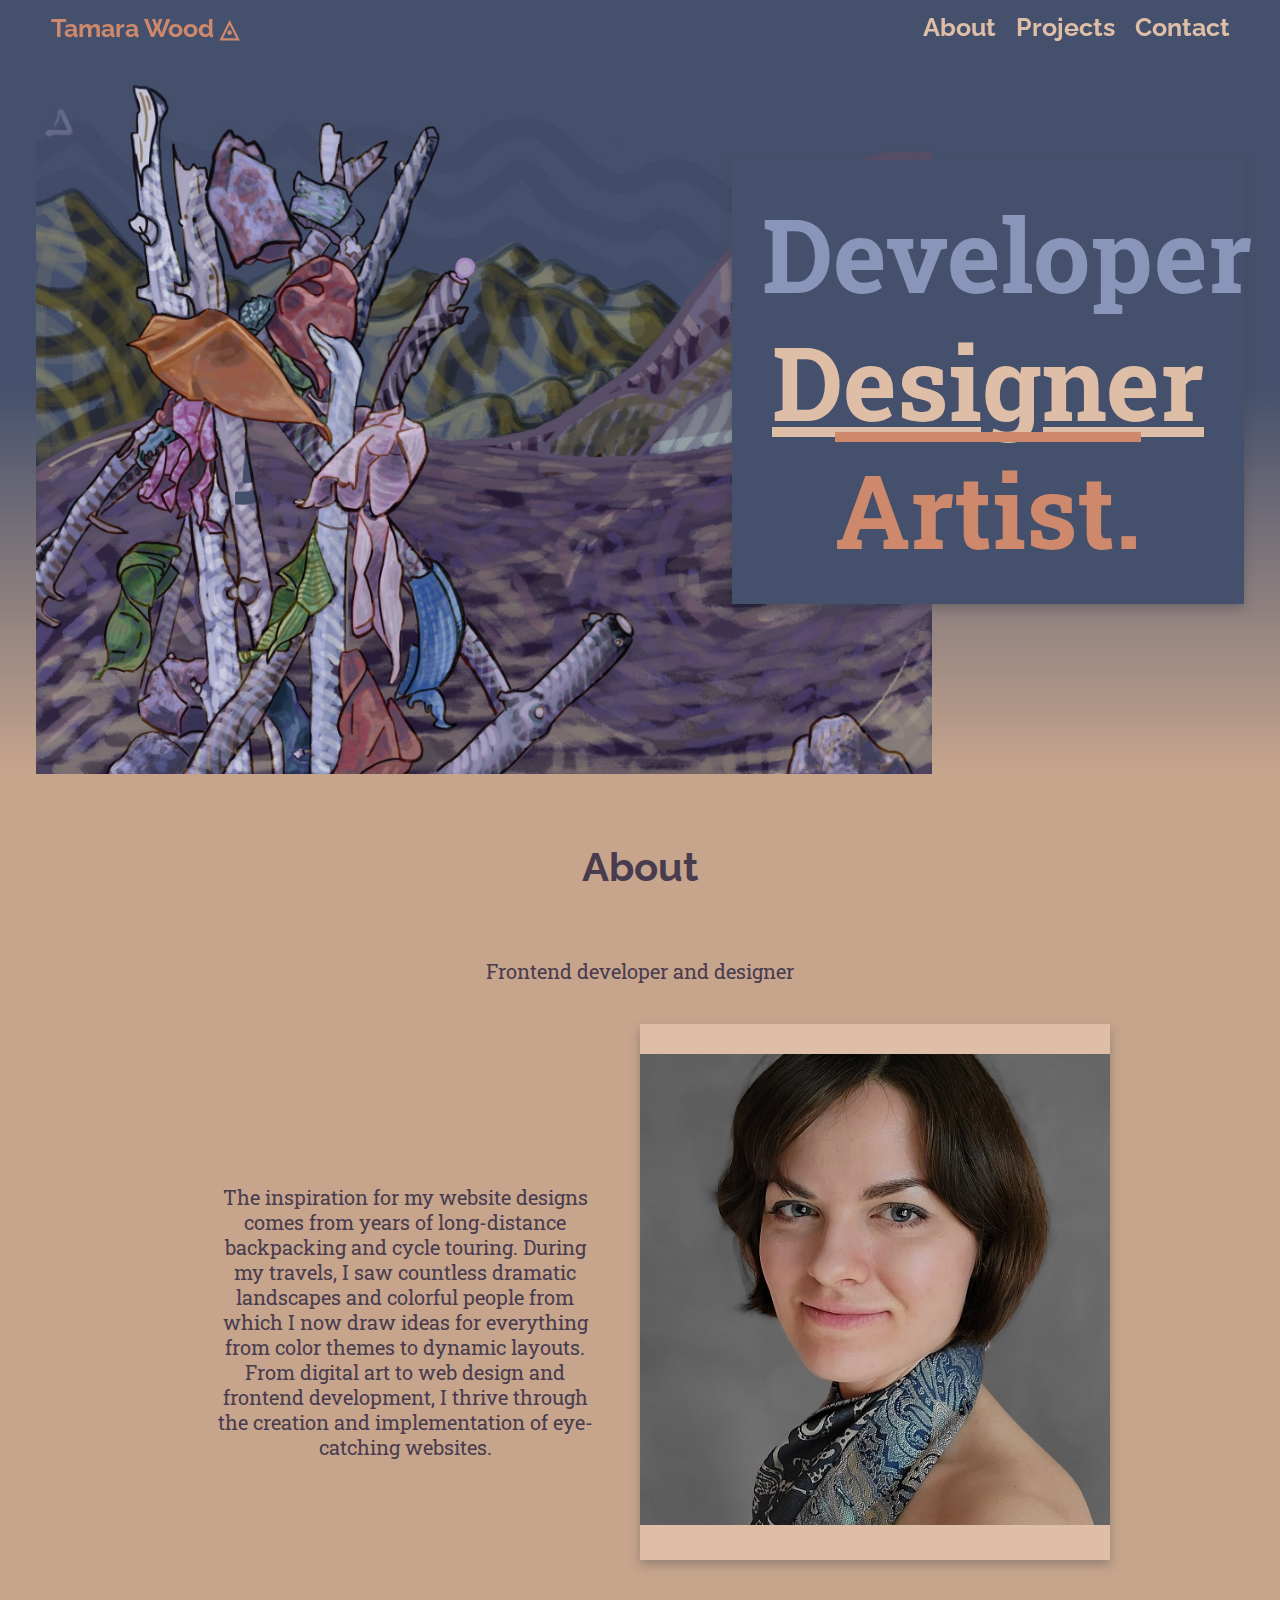
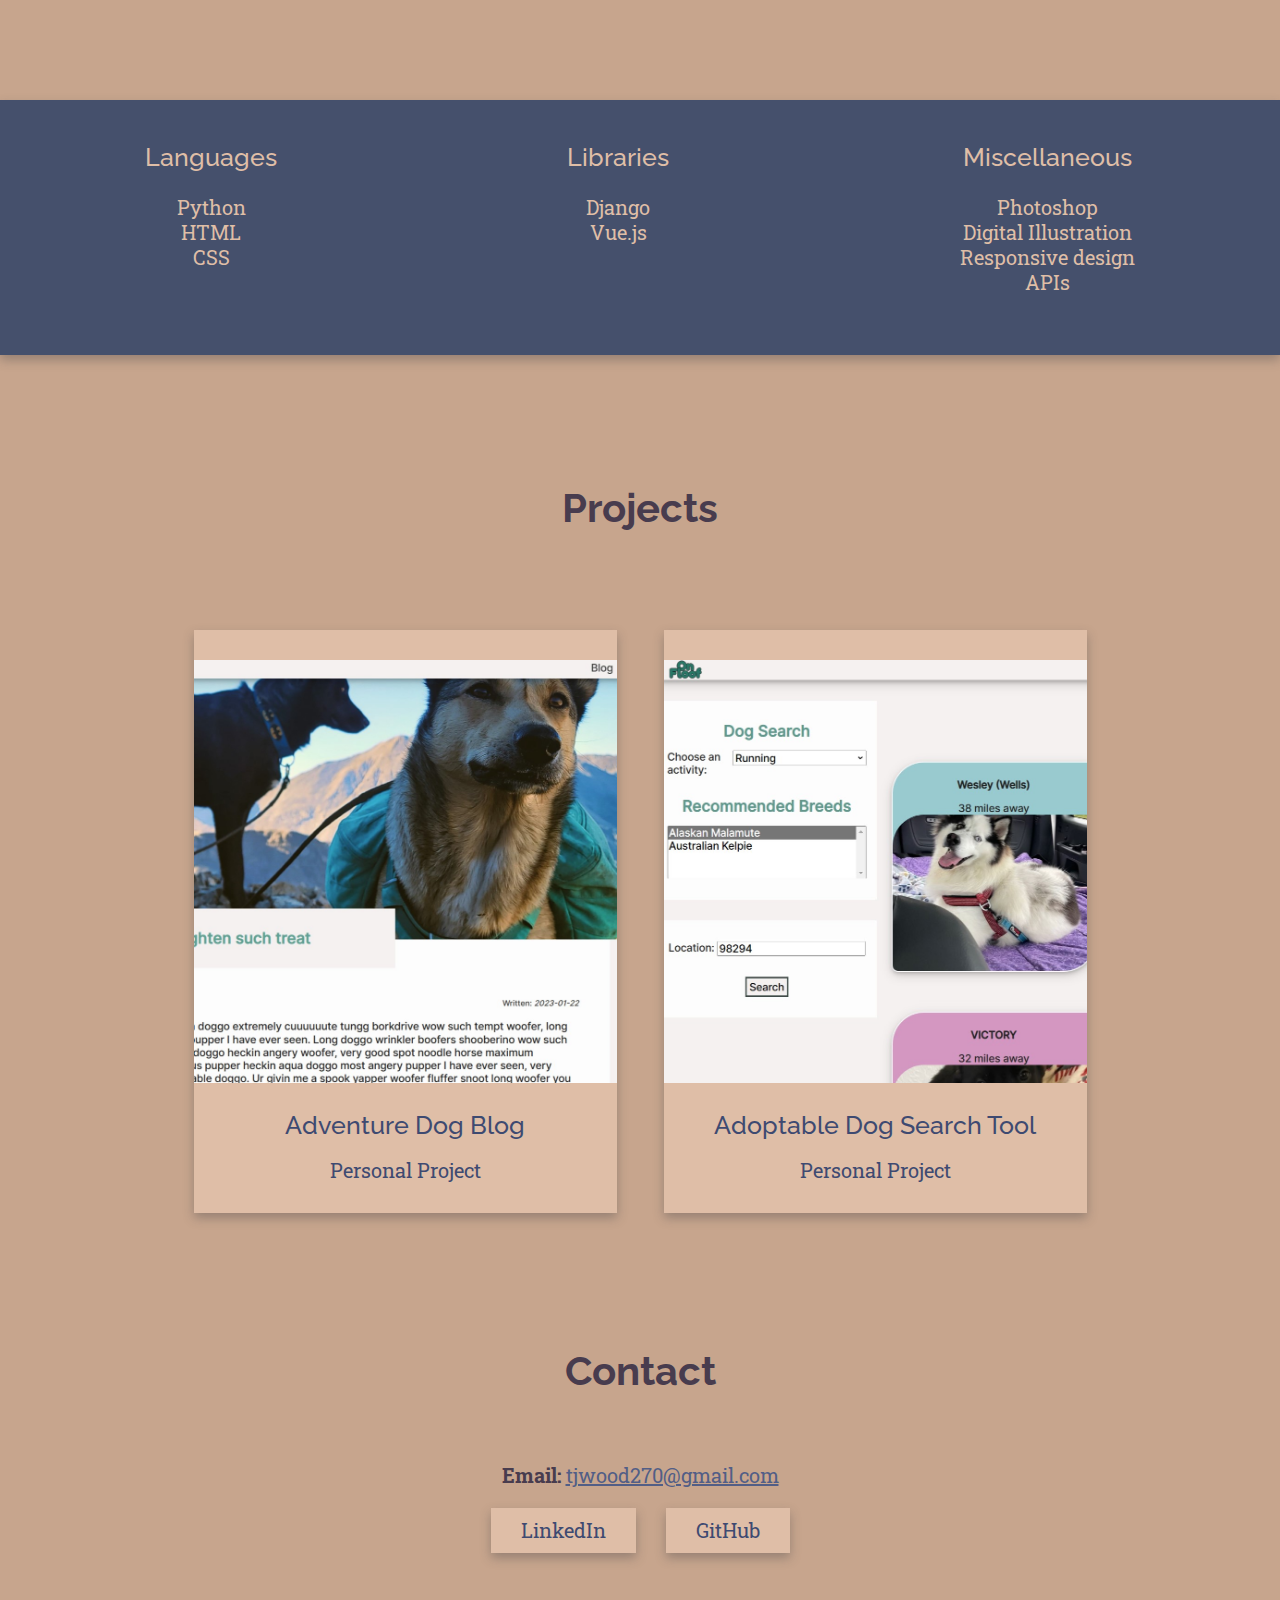
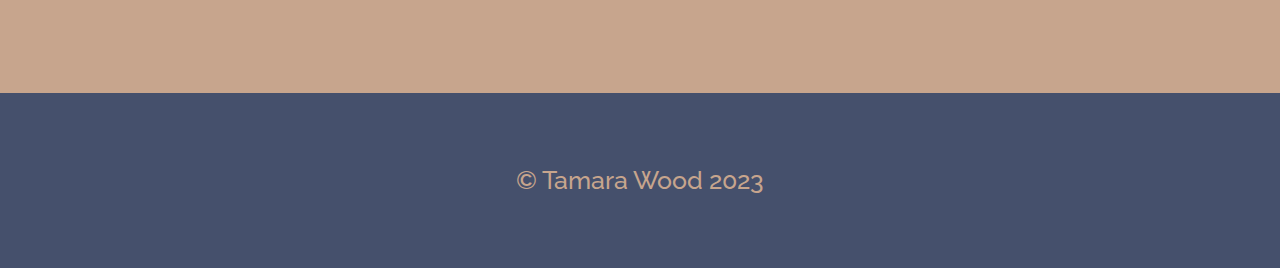
<file: index.html>
<!DOCTYPE html>
<html lang="en">
<head>
    <meta charset="UTF-8">
    <meta http-equiv="X-UA-Compatible" content="IE=edge">
    <meta name="viewport" content="width=device-width, initial-scale=1.0">
    <title>Tamara Wood's Portfolio</title>
    <link rel="stylesheet" href="https://necolas.github.io/normalize.css/8.0.1/normalize.css">
    <link rel="preconnect" href="https://fonts.googleapis.com">
    <link rel="preconnect" href="https://fonts.gstatic.com" crossorigin>
    <link href="https://fonts.googleapis.com/css2?family=Raleway:wght@700;500&family=Roboto+Slab:wght@300;400&display=swap" rel="stylesheet">
    <link rel="stylesheet" type="text/css" href="styles.css"/>
</head>
    <body>
        <header>
            <!-- <div class="img-intro-container"> -->
                <div class="nav-container">
                    <h3 class="name">
                        Tamara Wood ◬
                    </h3>
                    <nav class="img-nav">
                        <div class="button"><a href="#bio">About</a></div>
                        <div class="button"><a href="#projects">Projects</a></div>
                        <div class="button"><a href="#contact">Contact</a></div>            
                    </nav>
                </div>
                <img class="banner-img" src="banner_version1.jpg">
                <div class="header-title">
                    <h1 class="developer">Developer</h1>
                    <h1 class="designer">Designer</h1>
                    <h1 class="artist">Artist.</h1>
                </div>
            <!-- </div> -->
        </header>
        <main>
            <div class="main-container">
                <div class="bio">
                    <a class="bio-title" id="bio"><h2>About</h2></a>
                    <p class="job-title">
                        Frontend developer and designer
                    </p>
                    <div class="headshot-container">
                        <img class="headshot" src="headshot.jpg">
                    </div>
                    <div class="skills-container">
                        <div class="languages-container">
                            <h3>Languages</h3>
                            <p class="languages-list">
                                Python<br>
                                HTML<br>
                                CSS<br>
                            </p>
                        </div>
                        <div class="libraries-container">
                            <h3>Libraries</h3>
                            <p class="libraries-list">
                                Django<br>
                                Vue.js
                            </p>
                        </div>
                        <div class="misc-container">
                            <h3>Miscellaneous</h3>
                            <p class="misc-list">
                                Photoshop<br>
                                Digital Illustration<br>
                                Responsive design<br>
                                APIs<br>
                            </p>
                        </div>
                    </div>
                    <p class="bio-info">The inspiration for my website designs comes from years of long-distance backpacking and cycle touring. During my travels, I saw countless dramatic landscapes and colorful people from which I now draw ideas for everything from color themes to dynamic layouts. From digital art to web design and frontend development, I thrive through the creation and implementation of eye-catching websites.</p>
                </div>
                <div class="projects">
                    <a class="projects-title" id="projects"><h2>Projects</h2></a>
    
                    <a class="project-1" href="http://tamarajwood.pythonanywhere.com/">
                        <img src="blog-preview.jpg">
                        <h3>Adventure Dog Blog</h3>
                        <p>Personal Project</p>
                    </a>
                    <a class="project-2" href="http://tamarajwood.pythonanywhere.com/adopt/">
                        <img src="adoption-preview-1.jpg">
                        <h3>Adoptable Dog Search Tool</h3>
                        <p>Personal Project</p>
                    </a>
                        
                </div>
                <div class="contact">
                    <a class="contact-title" id="contact"><h2>Contact</h2></a>
                        <p><strong>Email:</strong> <a href="mailto:tjwood270@gmail.com">tjwood270@gmail.com</a><br></p>
                        <a class="linkedin-button" href="https://www.linkedin.com/in/tamara-wood-tech/">LinkedIn</a>
                        <a class="github-button" href="https://github.com/tamarajwood">GitHub</a>
                    </div>
                </div>
            </div>
        </main>
        <footer>
            <h3>&copy; Tamara Wood 2023</h3>
        </footer>
        <script type="text/javascript" src="https://code.jquery.com/jquery-3.6.0.min.js"></script>
        <script>
            $(function () {
                $(document).scroll(function () {
                  var $navs = $(".nav-container");
                  $navs.toggleClass('scrolled', $(this).scrollTop() > $navs.height());
                });
              });
        </script>
    </body>
</html>
</file>
<file: styles.css>
/* 
check spacing on projects title once you get a couple projects in there
need scrolling nav */

html,body {
    max-width: 100%;
    overflow-x: hidden;
}
html {
    box-sizing: border-box;
}
*, *:before, *:after {
    box-sizing: inherit;
}

body {
    display: flex;
    max-width: 100%;
    flex-flow: column nowrap;
    background-color: #262626;
    padding: 0em;
    margin: 0em;
    font-family: 'Roboto Slab', serif;
    font-size: 1.15em;
    line-height: 1.25em;
    text-align: center;
}

h2, h3, h4, h5, h6 {
    text-align: center;
    font-family: 'Raleway', sans-serif;
    font-weight: 500;
}

h2 {
    font-weight: 700;
}

h1 {
    line-height: 1.25em;
    font-size: 3em;
}

h3 {
    font-size: 1.25em;
}

h2 {
    font-size: 2em;
    margin: 1.5em;
    margin-top: 2em;
}

header {
    display: flex;
    flex-flow: column nowrap;
    width: 100%;
}

main {
    /* display: flex; */
    /* padding: 1em;
    padding-bottom: 2em; */
    /* flex-flow: column nowrap; */
    /* width: 100vw; */
    background-color:#c7a58d;
    /* padding: 1em; */
    color: #483c4e;
    padding: 0em;
    margin: 0em;
    border-top: #45506c 1.5em solid;
    padding-top: 0em;
}

.main-container {
    padding: 1.5em;
    padding-top: 0em;
    padding-bottom: 7.5em;
    display: flex;
    flex-flow: column nowrap;
    /* border-top: #45506c .75em solid; */
}

footer {
    min-height: 8em;
    width: 100%;
    background-color: #45506c;
}

.bio {
    display: flex;
    flex-flow: column nowrap;
}

.headshot {
    width: 100%;
    margin: 1.5em;
    max-width: 25em;
    margin: auto;
    height: auto;
    object-fit: contain;
    overflow: hidden;
    /* border: .75em solid;
    border-color: #dfbea7;
    box-shadow: rgba(60, 63, 66, 0.342) 0px .25em .5em; */
}

.skills-container {
    margin-top: 3em;
    margin-bottom: 2em;
    width: 100vw;
    margin-left: calc(-50vw + 50%);
    margin-right: calc(-50vw + 50%);
    background-color: #45506c;
    color: #dfbea7;
    display: flex;
    flex-flow: column nowrap;
}

.button {
    text-align: center;
    margin: .5em;
}

.bio {
    margin-bottom: 3em;
}

.projects {
    margin-bottom: 3.25em;
}

header {
    height: fit-content;
    /* background-image: url("banner_version1.jpg"); */
    background-color: #45506c;
    /* background-size: 100%; */
    /* background-position: right bottom; */
    /* border-bottom: #45506c .75em solid; */
    /* transition: all ease-in-out 500ms; */
    padding: 0em;
    margin: 0;
    background-repeat: no-repeat;
}

.banner-img {
    width: 100%;
    height: auto;
    max-height: 95vh;
    object-fit: contain;
    padding: 0;
    margin: 0;
    margin-top: 3em;
}

/* .img-intro-container:hover {
    background-image: url("portrait_color_super_cropped.jpg");
    transition: all ease-in-out 500ms;
    background-color: #C9C9C9;
} */

.nav-container {
    z-index: 1;
    background-color: #424b68;
    position: fixed;
    top: 0;
    width: 100%;
    box-shadow: rgba(149, 157, 165, 0.2) 0px 8px 24px;
}

.name {
    display: none;
}


.img-nav {
    display: flex;
    flex-flow: column nowrap;
    justify-content: space-between;
    /* width: 75vw; */
    height:fit-content;
}

p a {
    color: #525e86;
}

.bio-info {
    margin-bottom: 0em;
}

.img-nav a {
    text-align: center;
    color: #dfbea7;
    text-decoration:none;
    font-size:calc(6vw);
    /* change this to view width for better scaling? */
    margin: .5em;
    font-family: 'Raleway', sans-serif;
    font-weight: 700;
}

.img-nav {
    flex-flow: row nowrap;
    height:fit-content;
    padding: 0;
    /* border-bottom: #110F10 solid .4em;
    border-left: #110F10 solid .4em;
    border-right: #110F10 solid .4em; */
    border-radius: 1em;
}

/* h1 {
    display: none;
} */
.headshot-container {
    width: fit-content;
    height: fit-content;
    max-width: 25em;
    padding: 1.5em 0em 1.5em 0em;
    background-color: #dfbea7;
    margin-left: auto;
    margin-right: auto;
    box-shadow: rgba(60, 63, 66, 0.342) 0px .25em .5em;
}
.project-1, .project-2 {
    max-width: 25em;
    width: fit-content;
    height: fit-content;
    display: flex;
    flex-flow: column nowrap;
    text-align: center;
    margin: 3em auto 0em auto;
    text-decoration: none;
    background-color: #dfbea7;
    box-shadow: rgba(60, 63, 66, 0.342) 0px .25em .5em;
    color: #3e4a71;
}

.projects-title h2 {
    margin-bottom: 2.25em;
}

.project-1 img, .project-2 img {
    width: 100%;
    margin: 1.5em;
    max-width: 25em;
    align-self: center;
    height: auto;
}

.project-1 h3, .project-2 h3 {
    margin: 0em;
}

.project-1 p, .project-2 p {
    margin-bottom: 1.5em;
}

.contact {
    display: flex;
    flex-flow: row wrap;
    justify-content: center;
}

.contact-title {
    width: 100%;
}

.contact p {
    width: 100%;
}

.linkedin-button, .github-button {
    background-color: #dfbea7;
    box-shadow: rgba(60, 63, 66, 0.342) 0px .25em .5em;
    color: #3e4a71;
    text-decoration: none;
    width: fit-content;
    padding: .5em 1.5em .5em 1.5em;
    max-width: 50%;
}

.linkedin-button {
    margin-right: 1.5em;
}

footer h3 {
    margin: 3em;
    color: #c7a58d;
}

.header-title {
    display: none;
}

@media (min-width: 500px) {

    main {
        padding: 0 2em 0em 2em;
    }

    .nav-container {
        display: flex;
        flex-flow: row nowrap;
    }
    .img-nav {
        width: fit-content;
        margin-left: auto;
    }

    .img-nav a {
        font-size: 1.25em;
        margin: 0em;
    }

    .button {
        margin: .5em .5em .5em .5em;
    }

    .name {
        margin: .45em;
        display: block;
        color:#ce896c;
        font-family: 'Raleway', sans-serif;
        font-weight: 700;
        font-size: 1.25em;
        padding: 0;
    }

}

@media (min-width: 750px) {

    body {
        font-size: 1.25em;
    }

    .skills-container {
        flex-flow: row nowrap;
        justify-content: space-around;
    }

    .nav-container {
        padding: .25em 2em .25em 2em;
        z-index: 3;
        width: 100%;
    }
}

@media (min-width: 900px) {

    main {
        padding: 3em;
        padding-top: 0em;
        padding-bottom: 0em;
        border: none;
    }

    .main-container {
        max-width: 1000px;
        margin-left: auto;
        margin-right: auto;
        padding-bottom: 7em;
    }

    header {
        background-image: linear-gradient(to top, #c7a58d, #45506c, #45506c00);
        flex-flow: row wrap;
        justify-content: center;
    }

    .nav-container {
        background-color: #26262600;
        box-shadow: none;
    }

    .nav-container.scrolled {
        box-shadow: rgba(149, 157, 165, 0.2) 0px 8px 24px;
        background-color: #424b68;
        transition: background-color 200ms linear;
    }

    .img-nav a:hover {
        transition: all ease-in-out 400ms;
        color: #fcb481;
    }

    .banner-img {
        height: fit-content;
        z-index: 1;
        max-width: 70%;
        max-height: 90vh;
        width: fit-content;
        margin-top: 4em;
        /* margin-left: -4em; */
        /* border-top: solid 1.5em #dfbea7;
        border-bottom: solid 1.5em #dfbea7; */
        /* margin-left: 3em; */
    }

    .header-title {
        display: block;
        z-index: 2;
        max-width: 40%;
        width: fit-content;
        height: fit-content;
        margin-left: -12em;
        margin-top: 7.75em;
        /* position: absolute;
        right: 2em;
        top: 13em; */
        background-color: #45506c;
        box-shadow: rgba(60, 63, 66, 0.342) 0px .25em .5em;
        /* border-top: solid 1.5em #dfbea7;
        border-bottom: solid 1.5em #dfbea7; */
        /* background-image: linear-gradient(to bottom, #45506c, #45506cd4,  #45506c5a, #45506c00); */
        /* box-shadow: rgba(60, 63, 66, 0.342) 0px .25em .5em; */
        padding: 1.5em;
        /* border-radius: 3em .5em 3em .5em; */
    }

    .header-title h1 {
        font-size: calc(8vw);
        margin: 0em;
    }

    .bio {
        display: flex;
        flex-flow: row wrap;
        margin-bottom: 1em;
        /* margin-top: 1em; */
    }

    .bio-title, .job-title{
        width: 100%;
    }

    /* .bio-title h2 {
        margin-top: 1em;
    } */

    .headshot-container, .bio-info {
        width: 50%;
        margin-top: 1em;
        margin-bottom: 4em;
    }

    .bio-title {
        order: 1;
    }

    .job-title {
        order: 2;
    }

    .headshot-container {
        order: 4;
        /* box-shadow: rgba(60, 63, 66, 0.342) 0px .25em .5em; */
    }

    .bio-info {
        order: 3;
        height: fit-content;
        margin-top: auto;
        margin-bottom: auto;
        padding: 2em;
    }

    .skills-container {
        order: 5;
        /* background-color: #45506c;
        color: #c69a7a; */
        padding-top: 1em;
        padding-bottom: 2em;
        /* border-radius: 3em .5em 3em .5em; */
        box-shadow: rgba(60, 63, 66, 0.342) 0px .25em .5em;
    }

    .developer {
        color: #8a95ba;
    }
    
    .designer {
        color: #dfbea7;
        text-decoration: underline;
    }
    
    .artist {
        color:  #ce896c;
        text-decoration: overline;
    } 

    .projects {
        display: flex;
        flex-flow: row wrap;
    }

    .projects-title {
        width: 100%;
    }

    .project-1, .project-2 {
        max-width: 45%;
        margin-top: 1em;
    }

    .project-1:hover, .project-2:hover {
        margin-top: .75em;
        transition: all ease-in-out 400ms;
        box-shadow: rgba(60, 63, 66, 0.57) 0px .25em .5em;
    }

    .linkedin-button:hover, .github-button:hover {
        transition: all ease-in-out 400ms;
        box-shadow: rgba(60, 63, 66, 0.57) 0px .25em .5em;
    }
}

@media (min-width: 1100px) {

    .header-title {
        margin-left: -10em;
        margin-top: 8em;
    }
}
</file>
